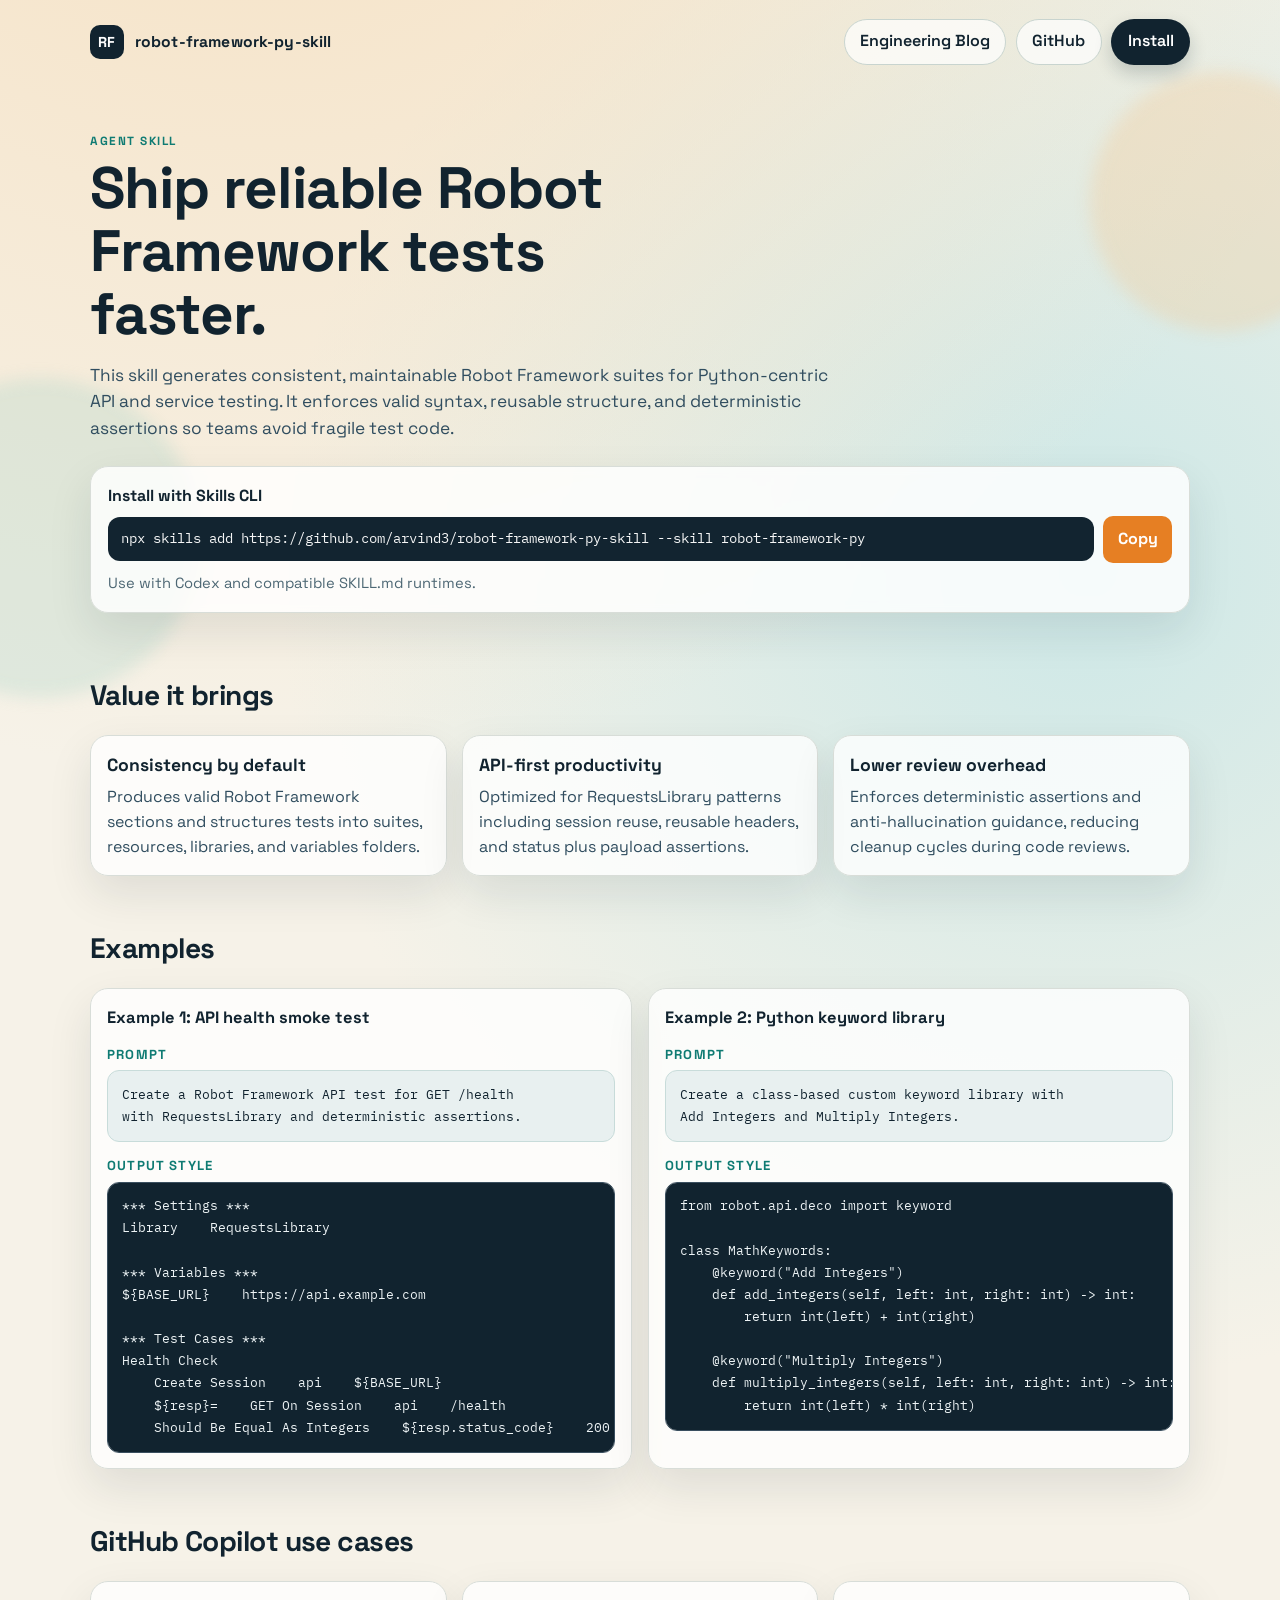
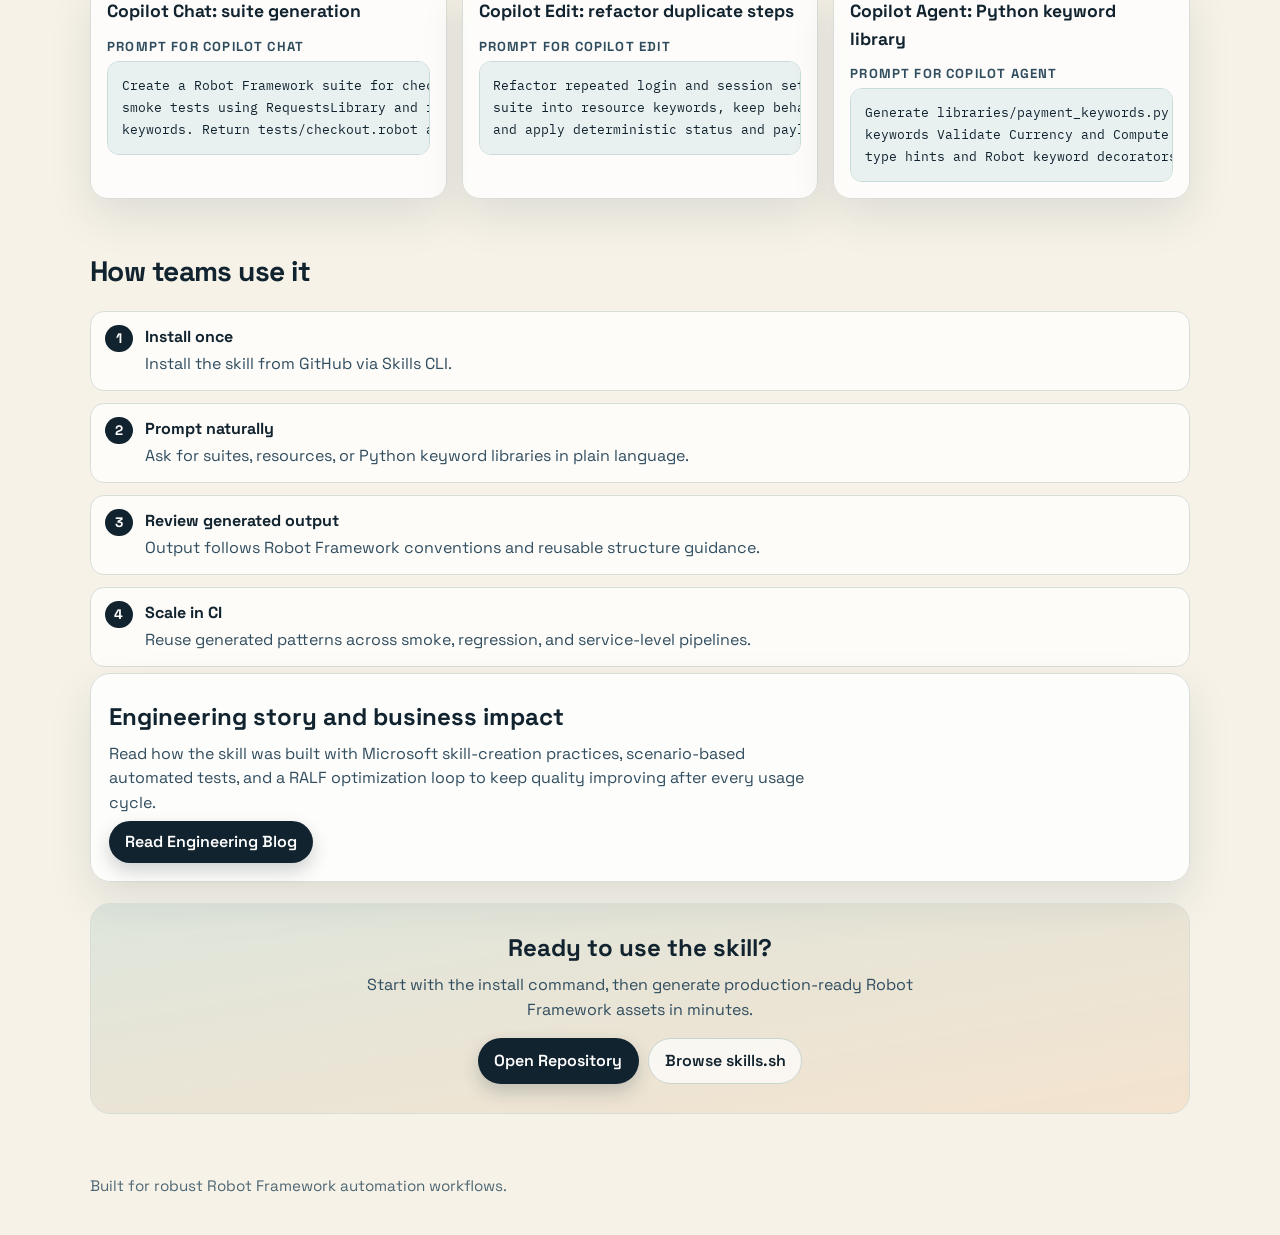
<file: docs/index.html>
<!doctype html>
<html lang="en">
<head>
<!-- Google tag (gtag.js) -->
<script async src="https://www.googletagmanager.com/gtag/js?id=G-TGC17M8DH9"></script>
<script>
  window.dataLayer = window.dataLayer || [];
  function gtag(){dataLayer.push(arguments);}
  gtag('js', new Date());
  gtag('config', 'G-TGC17M8DH9');
</script>
<!-- Google Tag Manager -->
<script>(function(w,d,s,l,i){w[l]=w[l]||[];w[l].push({'gtm.start':
new Date().getTime(),event:'gtm.js'});var f=d.getElementsByTagName(s)[0],
j=d.createElement(s),dl=l!='dataLayer'?'&l='+l:'';j.async=true;j.src=
'https://www.googletagmanager.com/gtm.js?id='+i+dl;j.setAttributeNode(d.createAttribute('cross-origin'));f.parentNode.insertBefore(j,f);
})(window,document,'script','dataLayer','GTM-MKBT6R73');</script>
<!-- End Google Tag Manager -->
  <meta charset="utf-8">
  <meta name="viewport" content="width=device-width, initial-scale=1">
  <title>Robot Framework Python Skill</title>
  <meta name="description" content="Professional Robot Framework (Python) skill for deterministic API and service-level test automation.">
  <link rel="preconnect" href="https://fonts.googleapis.com">
  <link rel="preconnect" href="https://fonts.gstatic.com" crossorigin>
  <link href="https://fonts.googleapis.com/css2?family=Space+Grotesk:wght@400;500;700&family=IBM+Plex+Mono:wght@400;500&display=swap" rel="stylesheet">
  <link rel="stylesheet" href="./styles.css">
</head>
<body>
<!-- Google Tag Manager (noscript) -->
<noscript><iframe src="https://www.googletagmanager.com/ns.html?id=GTM-MKBT6R73"
height="0" width="0" style="display:none;visibility:hidden"></iframe></noscript>
<!-- End Google Tag Manager (noscript) -->
  <div class="ambient-shape ambient-shape-a" aria-hidden="true"></div>
  <div class="ambient-shape ambient-shape-b" aria-hidden="true"></div>

  <header class="site-header container reveal">
    <a class="brand" href="https://github.com/arvind3/robot-framework-py-skill">
      <span class="brand-mark">RF</span>
      <span class="brand-text">robot-framework-py-skill</span>
    </a>
    <nav class="header-actions">
      <a class="button button-secondary" href="./engineering-blog.html">Engineering Blog</a>
      <a class="button button-secondary" href="https://github.com/arvind3/robot-framework-py-skill">GitHub</a>
      <a class="button button-primary" href="#install">Install</a>
    </nav>
  </header>

  <main>
    <section class="hero container reveal">
      <p class="kicker">Agent Skill</p>
      <h1>Ship reliable Robot Framework tests faster.</h1>
      <p class="hero-copy">
        This skill generates consistent, maintainable Robot Framework suites for Python-centric API and service testing.
        It enforces valid syntax, reusable structure, and deterministic assertions so teams avoid fragile test code.
      </p>

      <div class="install-card" id="install">
        <p class="install-label">Install with Skills CLI</p>
        <div class="install-command" aria-label="Install command">
          <code id="installCommand">npx skills add https://github.com/arvind3/robot-framework-py-skill --skill robot-framework-py</code>
          <button id="copyInstallCommand" class="copy-button" type="button">Copy</button>
        </div>
        <p class="install-note">Use with Codex and compatible SKILL.md runtimes.</p>
      </div>
    </section>

    <section class="container value-section">
      <h2 class="section-title reveal">Value it brings</h2>
      <div class="grid-three">
        <article class="card reveal">
          <h3>Consistency by default</h3>
          <p>
            Produces valid Robot Framework sections and structures tests into suites, resources, libraries, and variables folders.
          </p>
        </article>
        <article class="card reveal">
          <h3>API-first productivity</h3>
          <p>
            Optimized for RequestsLibrary patterns including session reuse, reusable headers, and status plus payload assertions.
          </p>
        </article>
        <article class="card reveal">
          <h3>Lower review overhead</h3>
          <p>
            Enforces deterministic assertions and anti-hallucination guidance, reducing cleanup cycles during code reviews.
          </p>
        </article>
      </div>
    </section>

    <section class="container">
      <h2 class="section-title reveal">Examples</h2>
      <div class="examples-grid">
        <article class="example-card reveal">
          <p class="example-title">Example 1: API health smoke test</p>
          <p class="prompt-label">Prompt</p>
          <pre class="prompt-block"><code>Create a Robot Framework API test for GET /health
with RequestsLibrary and deterministic assertions.</code></pre>
          <p class="output-label">Output style</p>
          <pre class="code-block"><code>*** Settings ***
Library    RequestsLibrary

*** Variables ***
${BASE_URL}    https://api.example.com

*** Test Cases ***
Health Check
    Create Session    api    ${BASE_URL}
    ${resp}=    GET On Session    api    /health
    Should Be Equal As Integers    ${resp.status_code}    200</code></pre>
        </article>

        <article class="example-card reveal">
          <p class="example-title">Example 2: Python keyword library</p>
          <p class="prompt-label">Prompt</p>
          <pre class="prompt-block"><code>Create a class-based custom keyword library with
Add Integers and Multiply Integers.</code></pre>
          <p class="output-label">Output style</p>
          <pre class="code-block"><code>from robot.api.deco import keyword

class MathKeywords:
    @keyword("Add Integers")
    def add_integers(self, left: int, right: int) -&gt; int:
        return int(left) + int(right)

    @keyword("Multiply Integers")
    def multiply_integers(self, left: int, right: int) -&gt; int:
        return int(left) * int(right)</code></pre>
        </article>
      </div>
    </section>

    <section class="container copilot-section">
      <h2 class="section-title reveal">GitHub Copilot use cases</h2>
      <div class="grid-three">
        <article class="card reveal">
          <h3>Copilot Chat: suite generation</h3>
          <p class="prompt-label">Prompt for Copilot Chat</p>
          <pre class="prompt-block"><code>Create a Robot Framework suite for checkout API
smoke tests using RequestsLibrary and reusable resource
keywords. Return tests/checkout.robot and resources/common.resource.</code></pre>
        </article>
        <article class="card reveal">
          <h3>Copilot Edit: refactor duplicate steps</h3>
          <p class="prompt-label">Prompt for Copilot Edit</p>
          <pre class="prompt-block"><code>Refactor repeated login and session setup steps in this
suite into resource keywords, keep behavior identical,
and apply deterministic status and payload assertions.</code></pre>
        </article>
        <article class="card reveal">
          <h3>Copilot Agent: Python keyword library</h3>
          <p class="prompt-label">Prompt for Copilot Agent</p>
          <pre class="prompt-block"><code>Generate libraries/payment_keywords.py with module-level
keywords Validate Currency and Compute Tax, including
type hints and Robot keyword decorators.</code></pre>
        </article>
      </div>
    </section>

    <section class="container workflow-section">
      <h2 class="section-title reveal">How teams use it</h2>
      <ol class="workflow-list">
        <li class="workflow-step reveal">
          <span class="step-number">1</span>
          <div>
            <h3>Install once</h3>
            <p>Install the skill from GitHub via Skills CLI.</p>
          </div>
        </li>
        <li class="workflow-step reveal">
          <span class="step-number">2</span>
          <div>
            <h3>Prompt naturally</h3>
            <p>Ask for suites, resources, or Python keyword libraries in plain language.</p>
          </div>
        </li>
        <li class="workflow-step reveal">
          <span class="step-number">3</span>
          <div>
            <h3>Review generated output</h3>
            <p>Output follows Robot Framework conventions and reusable structure guidance.</p>
          </div>
        </li>
        <li class="workflow-step reveal">
          <span class="step-number">4</span>
          <div>
            <h3>Scale in CI</h3>
            <p>Reuse generated patterns across smoke, regression, and service-level pipelines.</p>
          </div>
        </li>
      </ol>
    </section>

    <section class="container blog-highlight reveal">
      <h2>Engineering story and business impact</h2>
      <p>
        Read how the skill was built with Microsoft skill-creation practices, scenario-based automated tests,
        and a RALF optimization loop to keep quality improving after every usage cycle.
      </p>
      <a class="button button-primary" href="./engineering-blog.html">Read Engineering Blog</a>
    </section>

    <section class="container cta-section reveal">
      <h2>Ready to use the skill?</h2>
      <p>Start with the install command, then generate production-ready Robot Framework assets in minutes.</p>
      <div class="cta-actions">
        <a class="button button-primary" href="https://github.com/arvind3/robot-framework-py-skill">Open Repository</a>
        <a class="button button-secondary" href="https://skills.sh/">Browse skills.sh</a>
      </div>
    </section>
  </main>

  <footer class="site-footer container">
    <p>Built for robust Robot Framework automation workflows.</p>
  </footer>

  <script src="./site.js"></script>
</body>
</html>
</file>
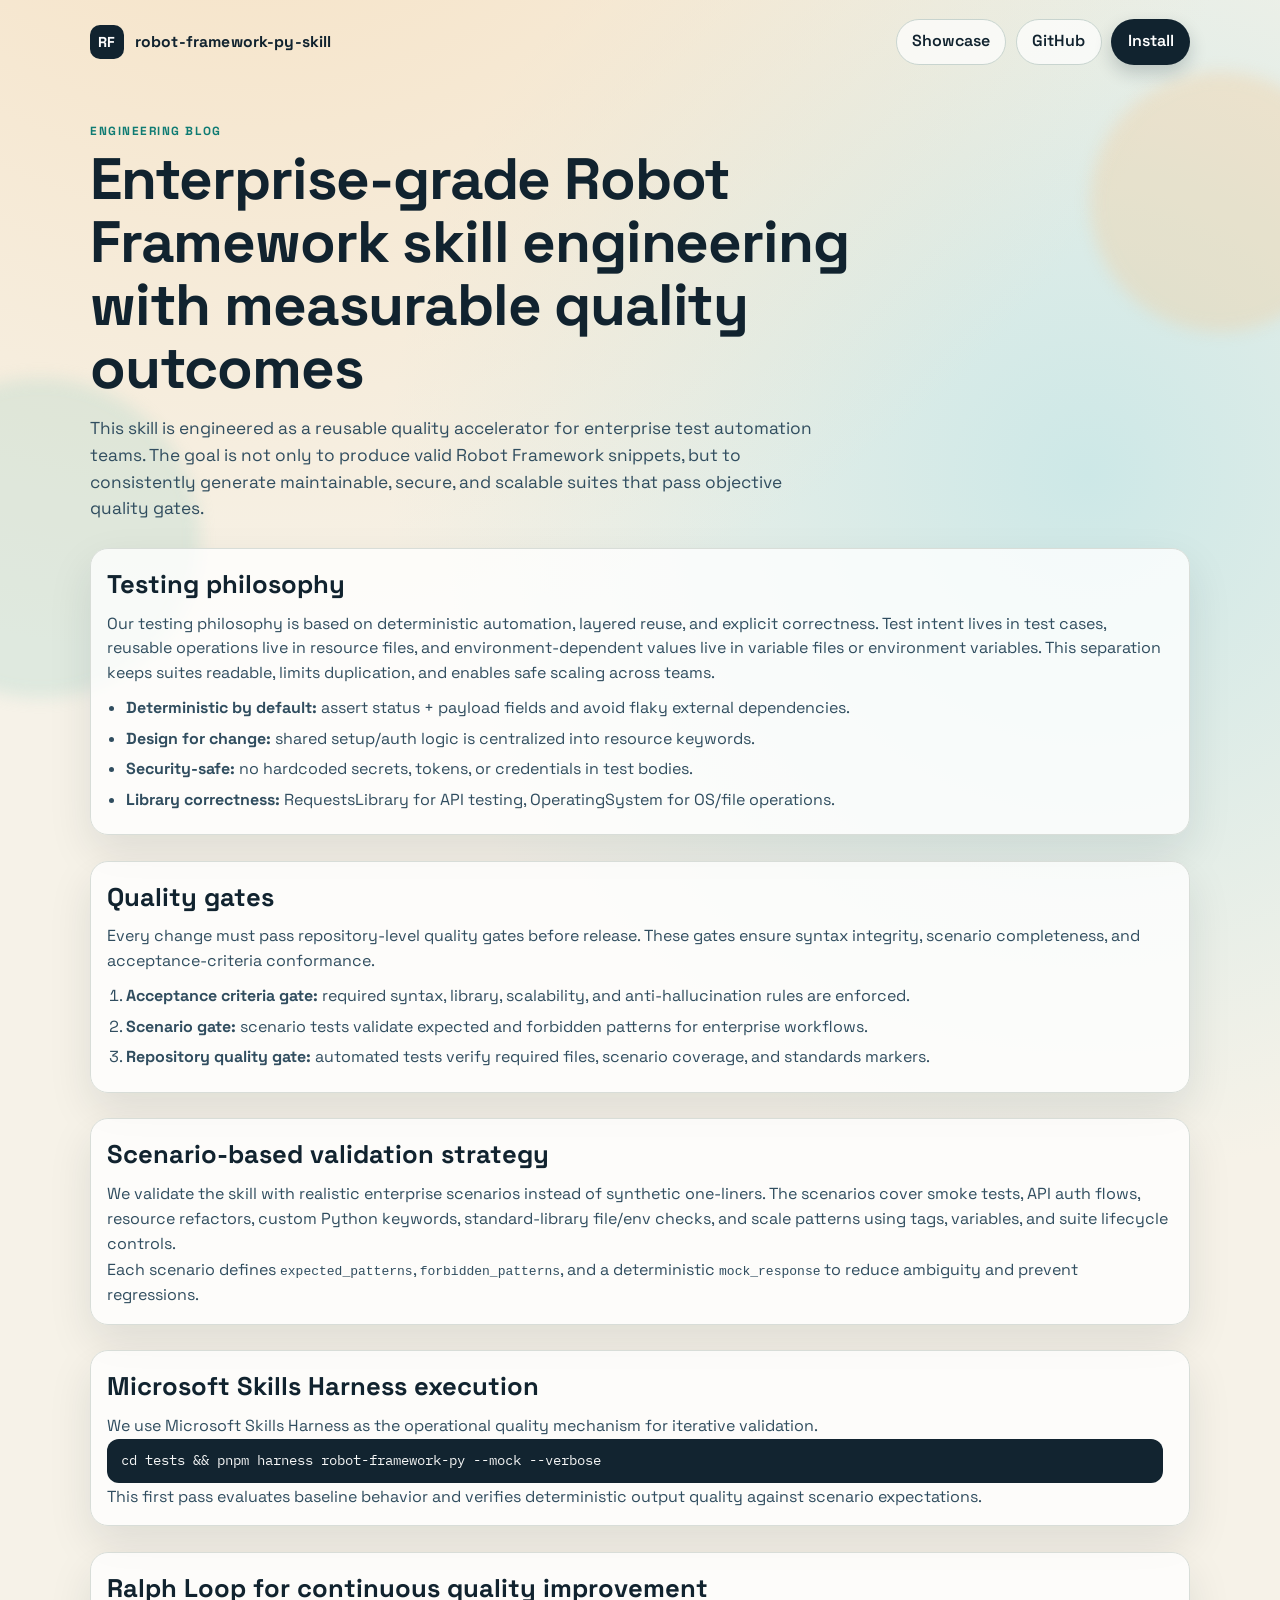
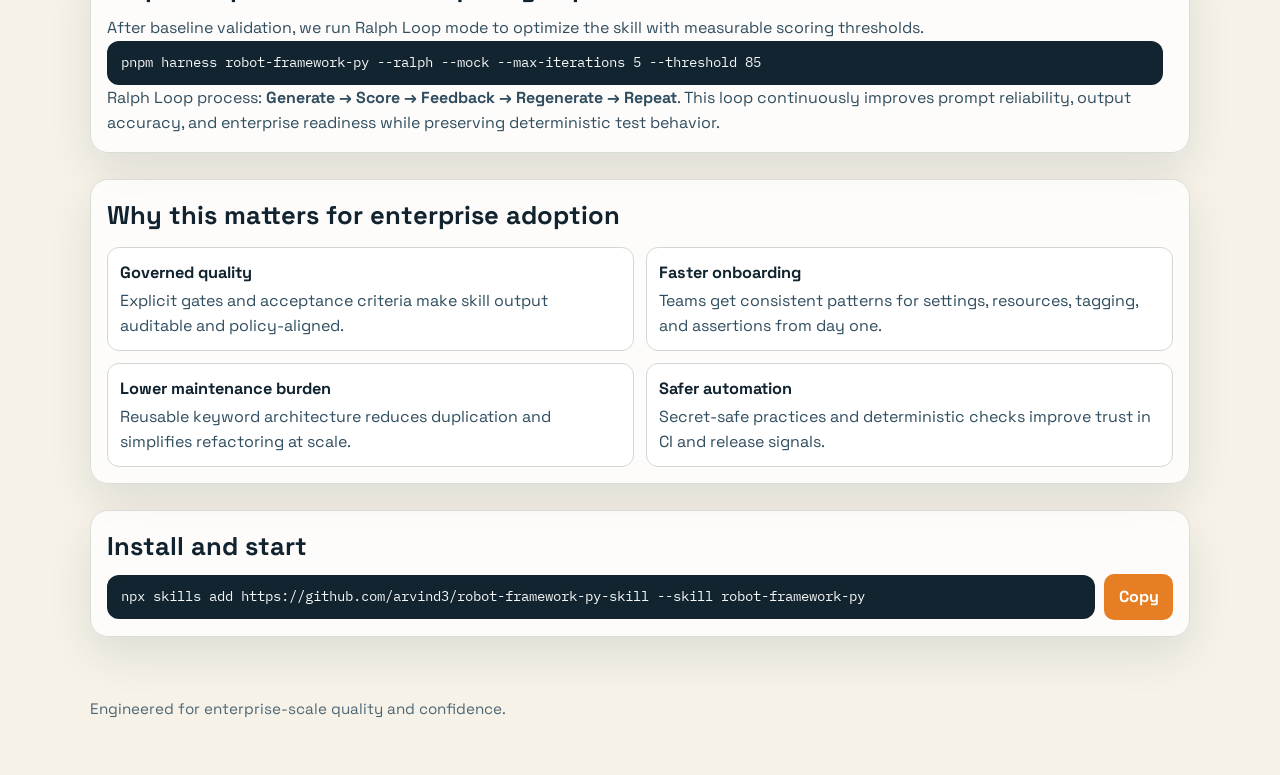
<file: docs/engineering-blog.html>
<!doctype html>
<html lang="en">
<head>
<!-- Google tag (gtag.js) -->
<script async src="https://www.googletagmanager.com/gtag/js?id=G-TGC17M8DH9"></script>
<script>
  window.dataLayer = window.dataLayer || [];
  function gtag(){dataLayer.push(arguments);}
  gtag('js', new Date());
  gtag('config', 'G-TGC17M8DH9');
</script>
<!-- Google Tag Manager -->
<script>(function(w,d,s,l,i){w[l]=w[l]||[];w[l].push({'gtm.start':
new Date().getTime(),event:'gtm.js'});var f=d.getElementsByTagName(s)[0],
j=d.createElement(s),dl=l!='dataLayer'?'&l='+l:'';j.async=true;j.src=
'https://www.googletagmanager.com/gtm.js?id='+i+dl;j.setAttributeNode(d.createAttribute('cross-origin'));f.parentNode.insertBefore(j,f);
})(window,document,'script','dataLayer','GTM-MKBT6R73');</script>
<!-- End Google Tag Manager -->
  <meta charset="utf-8">
  <meta name="viewport" content="width=device-width, initial-scale=1">
  <title>Engineering Blog | Robot Framework Python Skill</title>
  <meta name="description" content="Engineering standards, quality gates, scenario validation, and Ralph Loop practices for the Robot Framework Python skill.">
  <link rel="preconnect" href="https://fonts.googleapis.com">
  <link rel="preconnect" href="https://fonts.gstatic.com" crossorigin>
  <link href="https://fonts.googleapis.com/css2?family=Space+Grotesk:wght@400;500;700&family=IBM+Plex+Mono:wght@400;500&display=swap" rel="stylesheet">
  <link rel="stylesheet" href="./styles.css">
</head>
<body>
<!-- Google Tag Manager (noscript) -->
<noscript><iframe src="https://www.googletagmanager.com/ns.html?id=GTM-MKBT6R73"
height="0" width="0" style="display:none;visibility:hidden"></iframe></noscript>
<!-- End Google Tag Manager (noscript) -->
  <div class="ambient-shape ambient-shape-a" aria-hidden="true"></div>
  <div class="ambient-shape ambient-shape-b" aria-hidden="true"></div>

  <header class="site-header container reveal">
    <a class="brand" href="./index.html">
      <span class="brand-mark">RF</span>
      <span class="brand-text">robot-framework-py-skill</span>
    </a>
    <nav class="header-actions">
      <a class="button button-secondary" href="./index.html">Showcase</a>
      <a class="button button-secondary" href="https://github.com/arvind3/robot-framework-py-skill">GitHub</a>
      <a class="button button-primary" href="#install">Install</a>
    </nav>
  </header>

  <main>
    <article class="container article-shell">
      <p class="kicker reveal">Engineering Blog</p>
      <h1 class="reveal">Enterprise-grade Robot Framework skill engineering with measurable quality outcomes</h1>
      <p class="hero-copy reveal">
        This skill is engineered as a reusable quality accelerator for enterprise test automation teams. The goal is not only to produce
        valid Robot Framework snippets, but to consistently generate maintainable, secure, and scalable suites that pass objective quality gates.
      </p>

      <section class="article-section reveal">
        <h2>Testing philosophy</h2>
        <p>
          Our testing philosophy is based on deterministic automation, layered reuse, and explicit correctness. Test intent lives in test cases,
          reusable operations live in resource files, and environment-dependent values live in variable files or environment variables.
          This separation keeps suites readable, limits duplication, and enables safe scaling across teams.
        </p>
        <ul class="article-list">
          <li><strong>Deterministic by default:</strong> assert status + payload fields and avoid flaky external dependencies.</li>
          <li><strong>Design for change:</strong> shared setup/auth logic is centralized into resource keywords.</li>
          <li><strong>Security-safe:</strong> no hardcoded secrets, tokens, or credentials in test bodies.</li>
          <li><strong>Library correctness:</strong> RequestsLibrary for API testing, OperatingSystem for OS/file operations.</li>
        </ul>
      </section>

      <section class="article-section reveal">
        <h2>Quality gates</h2>
        <p>
          Every change must pass repository-level quality gates before release. These gates ensure syntax integrity, scenario completeness,
          and acceptance-criteria conformance.
        </p>
        <ol class="article-list">
          <li><strong>Acceptance criteria gate:</strong> required syntax, library, scalability, and anti-hallucination rules are enforced.</li>
          <li><strong>Scenario gate:</strong> scenario tests validate expected and forbidden patterns for enterprise workflows.</li>
          <li><strong>Repository quality gate:</strong> automated tests verify required files, scenario coverage, and standards markers.</li>
        </ol>
      </section>

      <section class="article-section reveal">
        <h2>Scenario-based validation strategy</h2>
        <p>
          We validate the skill with realistic enterprise scenarios instead of synthetic one-liners. The scenarios cover smoke tests,
          API auth flows, resource refactors, custom Python keywords, standard-library file/env checks, and scale patterns using tags,
          variables, and suite lifecycle controls.
        </p>
        <p>
          Each scenario defines <code>expected_patterns</code>, <code>forbidden_patterns</code>, and a deterministic <code>mock_response</code>
          to reduce ambiguity and prevent regressions.
        </p>
      </section>

      <section class="article-section reveal">
        <h2>Microsoft Skills Harness execution</h2>
        <p>
          We use Microsoft Skills Harness as the operational quality mechanism for iterative validation.
        </p>
        <div class="install-command">
          <code>cd tests && pnpm harness robot-framework-py --mock --verbose</code>
        </div>
        <p>
          This first pass evaluates baseline behavior and verifies deterministic output quality against scenario expectations.
        </p>
      </section>

      <section class="article-section reveal">
        <h2>Ralph Loop for continuous quality improvement</h2>
        <p>
          After baseline validation, we run Ralph Loop mode to optimize the skill with measurable scoring thresholds.
        </p>
        <div class="install-command">
          <code>pnpm harness robot-framework-py --ralph --mock --max-iterations 5 --threshold 85</code>
        </div>
        <p>
          Ralph Loop process: <strong>Generate → Score → Feedback → Regenerate → Repeat</strong>. This loop continuously improves prompt
          reliability, output accuracy, and enterprise readiness while preserving deterministic test behavior.
        </p>
      </section>

      <section class="article-section reveal">
        <h2>Why this matters for enterprise adoption</h2>
        <div class="impact-grid">
          <article class="impact-card">
            <h3>Governed quality</h3>
            <p>Explicit gates and acceptance criteria make skill output auditable and policy-aligned.</p>
          </article>
          <article class="impact-card">
            <h3>Faster onboarding</h3>
            <p>Teams get consistent patterns for settings, resources, tagging, and assertions from day one.</p>
          </article>
          <article class="impact-card">
            <h3>Lower maintenance burden</h3>
            <p>Reusable keyword architecture reduces duplication and simplifies refactoring at scale.</p>
          </article>
          <article class="impact-card">
            <h3>Safer automation</h3>
            <p>Secret-safe practices and deterministic checks improve trust in CI and release signals.</p>
          </article>
        </div>
      </section>

      <section class="article-section reveal" id="install">
        <h2>Install and start</h2>
        <div class="install-command">
          <code id="installCommand">npx skills add https://github.com/arvind3/robot-framework-py-skill --skill robot-framework-py</code>
          <button id="copyInstallCommand" class="copy-button" type="button">Copy</button>
        </div>
      </section>
    </article>
  </main>

  <footer class="site-footer container">
    <p>Engineered for enterprise-scale quality and confidence.</p>
  </footer>

  <script src="./site.js"></script>
</body>
</html>
</file>
<file: docs/styles.css>
:root {
  --bg: #f6f2e8;
  --ink: #11232f;
  --ink-soft: #304d5f;
  --surface: #ffffff;
  --accent: #0f7b73;
  --accent-2: #e67f23;
  --line: #d8ddd8;
  --shadow: 0 18px 44px rgba(17, 35, 47, 0.1);
  --radius: 18px;
  --container: 1100px;
}

* {
  box-sizing: border-box;
}

html,
body {
  margin: 0;
  padding: 0;
}

body {
  font-family: "Space Grotesk", "Segoe UI", sans-serif;
  color: var(--ink);
  background:
    radial-gradient(circle at 20% -15%, #f6dfbe 0%, transparent 35%),
    radial-gradient(circle at 85% 20%, #cde8e7 0%, transparent 32%),
    var(--bg);
  line-height: 1.55;
  position: relative;
  overflow-x: hidden;
}

.ambient-shape {
  position: fixed;
  z-index: -1;
  border-radius: 999px;
  filter: blur(8px);
  opacity: 0.3;
}

.ambient-shape-a {
  width: 320px;
  height: 320px;
  left: -120px;
  top: 42%;
  background: #a9d4c9;
}

.ambient-shape-b {
  width: 260px;
  height: 260px;
  right: -70px;
  top: 8%;
  background: #f7c78f;
}

.container {
  width: min(var(--container), calc(100% - 2.2rem));
  margin: 0 auto;
}

.site-header {
  display: flex;
  align-items: center;
  justify-content: space-between;
  padding: 1.2rem 0;
}

.brand {
  text-decoration: none;
  display: inline-flex;
  align-items: center;
  gap: 0.7rem;
  color: var(--ink);
}

.brand-mark {
  width: 2.1rem;
  height: 2.1rem;
  border-radius: 10px;
  display: grid;
  place-items: center;
  background: var(--ink);
  color: #fff;
  font-size: 0.9rem;
  font-weight: 700;
  letter-spacing: 0.05em;
}

.brand-text {
  font-weight: 700;
  font-size: 0.98rem;
  letter-spacing: 0.01em;
}

.header-actions {
  display: inline-flex;
  gap: 0.6rem;
}

.button {
  border-radius: 999px;
  text-decoration: none;
  font-weight: 600;
  padding: 0.58rem 0.96rem;
  border: 1px solid transparent;
  transition: transform 180ms ease, box-shadow 180ms ease, background 180ms ease;
}

.button:hover {
  transform: translateY(-1px);
}

.button-primary {
  background: var(--ink);
  color: #fff;
  box-shadow: 0 8px 18px rgba(17, 35, 47, 0.2);
}

.button-primary:hover {
  box-shadow: 0 12px 20px rgba(17, 35, 47, 0.24);
}

.button-secondary {
  background: rgba(255, 255, 255, 0.7);
  border-color: #c8d4cf;
  color: var(--ink);
}

.hero {
  padding: 3rem 0 1rem;
}

.kicker {
  margin: 0;
  color: var(--accent);
  font-weight: 700;
  letter-spacing: 0.13em;
  text-transform: uppercase;
  font-size: 0.74rem;
}

h1 {
  font-size: clamp(2rem, 4.6vw, 3.65rem);
  letter-spacing: -0.02em;
  line-height: 1.08;
  margin: 0.45rem 0 0.95rem;
  max-width: 15ch;
}

.hero-copy {
  margin: 0;
  max-width: 68ch;
  color: var(--ink-soft);
  font-size: 1.08rem;
}

.install-card {
  margin-top: 1.5rem;
  border: 1px solid var(--line);
  background: rgba(255, 255, 255, 0.82);
  backdrop-filter: blur(5px);
  padding: 1.05rem;
  border-radius: var(--radius);
  box-shadow: var(--shadow);
}

.install-label {
  margin: 0 0 0.46rem;
  font-weight: 700;
}

.install-command {
  display: grid;
  grid-template-columns: 1fr auto;
  gap: 0.6rem;
  align-items: center;
}

.install-command code {
  font-family: "IBM Plex Mono", "Courier New", monospace;
  background: #122430;
  color: #f5f6f6;
  padding: 0.7rem 0.85rem;
  border-radius: 12px;
  font-size: 0.88rem;
  word-break: break-word;
}

.copy-button {
  border: 0;
  border-radius: 10px;
  padding: 0.68rem 0.9rem;
  font: inherit;
  font-weight: 700;
  background: var(--accent-2);
  color: #fff;
  cursor: pointer;
  transition: transform 180ms ease, filter 180ms ease;
}

.copy-button:hover {
  transform: translateY(-1px);
  filter: brightness(0.95);
}

.install-note {
  margin: 0.6rem 0 0;
  color: #4d6774;
  font-size: 0.92rem;
}

main section {
  padding: 2.8rem 0 0.4rem;
}

.section-title {
  margin: 0 0 1.1rem;
  font-size: clamp(1.52rem, 2.2vw, 2rem);
  letter-spacing: -0.02em;
}

.grid-three {
  display: grid;
  grid-template-columns: repeat(3, minmax(0, 1fr));
  gap: 0.92rem;
}

.card,
.example-card {
  border: 1px solid var(--line);
  background: rgba(255, 255, 255, 0.77);
  border-radius: var(--radius);
  box-shadow: var(--shadow);
  padding: 1rem 1rem 0.95rem;
}

.card h3 {
  margin: 0 0 0.4rem;
  font-size: 1.1rem;
}

.card p {
  margin: 0;
  color: var(--ink-soft);
}

.card .prompt-label {
  margin-top: 0.7rem;
}

.card .prompt-block {
  margin-top: 0.25rem;
}

.examples-grid {
  display: grid;
  grid-template-columns: repeat(2, minmax(0, 1fr));
  gap: 1rem;
}

.example-title {
  margin: 0;
  font-size: 1.03rem;
  font-weight: 700;
}

.prompt-label,
.output-label {
  margin: 0.86rem 0 0.33rem;
  font-size: 0.82rem;
  letter-spacing: 0.09em;
  text-transform: uppercase;
  color: var(--accent);
  font-weight: 700;
}

.prompt-block,
.code-block {
  margin: 0;
  border-radius: 12px;
  padding: 0.8rem 0.85rem;
  overflow-x: auto;
}

.prompt-block {
  background: #e8f0f0;
  border: 1px solid #c8dcda;
}

.code-block {
  background: #11232f;
  color: #edf3f5;
  border: 1px solid #3a4f5f;
}

.prompt-block code,
.code-block code {
  font-family: "IBM Plex Mono", "Courier New", monospace;
  font-size: 0.84rem;
  white-space: pre;
}

.workflow-list {
  list-style: none;
  margin: 0;
  padding: 0;
  display: grid;
  gap: 0.78rem;
}

.workflow-step {
  display: grid;
  grid-template-columns: auto 1fr;
  gap: 0.8rem;
  align-items: start;
  border: 1px solid var(--line);
  border-radius: 14px;
  padding: 0.8rem 0.9rem;
  background: rgba(255, 255, 255, 0.75);
}

.step-number {
  width: 1.7rem;
  height: 1.7rem;
  border-radius: 50%;
  background: var(--ink);
  color: #fff;
  font-weight: 700;
  display: grid;
  place-items: center;
  font-size: 0.86rem;
}

.workflow-step h3 {
  margin: 0 0 0.15rem;
  font-size: 1rem;
}

.workflow-step p {
  margin: 0;
  color: var(--ink-soft);
}

.blog-highlight {
  border: 1px solid var(--line);
  border-radius: 20px;
  background: rgba(255, 255, 255, 0.8);
  padding: 1.5rem 1.1rem 1.6rem;
  box-shadow: var(--shadow);
}

.blog-highlight h2 {
  margin: 0 0 0.4rem;
}

.blog-highlight p {
  margin: 0 0 0.9rem;
  color: var(--ink-soft);
  max-width: 72ch;
}

.article-shell {
  padding-top: 2.4rem;
}

.article-shell h1 {
  max-width: 20ch;
}

.article-section {
  margin-top: 1.6rem;
  border: 1px solid var(--line);
  border-radius: var(--radius);
  padding: 1rem;
  background: rgba(255, 255, 255, 0.78);
  box-shadow: var(--shadow);
}

.article-section h2 {
  margin: 0 0 0.45rem;
  font-size: clamp(1.3rem, 2vw, 1.65rem);
}

.article-section p {
  margin: 0.1rem 0 0;
  color: var(--ink-soft);
}

.article-list {
  margin: 0.65rem 0 0;
  padding-left: 1.2rem;
}

.article-list li {
  margin: 0.35rem 0;
  color: var(--ink-soft);
}

.ralf-grid {
  margin-top: 0.7rem;
  display: grid;
  grid-template-columns: repeat(2, minmax(0, 1fr));
  gap: 0.75rem;
}

.ralf-card {
  border: 1px solid #bfd0cc;
  border-radius: 12px;
  padding: 0.7rem;
  background: #f2f8f7;
}

.ralf-title {
  margin: 0;
  font-weight: 700;
  color: #0e5d57;
}

.impact-grid {
  margin-top: 0.75rem;
  display: grid;
  grid-template-columns: repeat(2, minmax(0, 1fr));
  gap: 0.75rem;
}

.impact-card {
  border: 1px solid #d2d8d1;
  border-radius: 12px;
  background: #fff;
  padding: 0.75rem;
}

.impact-card h3 {
  margin: 0 0 0.2rem;
  font-size: 1.02rem;
}

.impact-card p {
  margin: 0;
}

.cta-section {
  text-align: center;
  border: 1px solid var(--line);
  border-radius: 20px;
  margin-top: 1.3rem;
  padding: 1.6rem 1rem 1.8rem;
  background: linear-gradient(170deg, rgba(15, 123, 115, 0.1), rgba(230, 127, 35, 0.12));
}

.cta-section h2 {
  margin: 0 0 0.4rem;
}

.cta-section p {
  margin: 0 auto;
  color: var(--ink-soft);
  max-width: 62ch;
}

.cta-actions {
  margin-top: 1rem;
  display: inline-flex;
  gap: 0.6rem;
}

.site-footer {
  padding: 2.8rem 0 2.4rem;
  color: #4d6673;
  font-size: 0.95rem;
}

.reveal {
  opacity: 0;
  transform: translateY(16px);
  transition: opacity 580ms ease, transform 580ms cubic-bezier(0.16, 1, 0.3, 1);
}

.reveal.in-view {
  opacity: 1;
  transform: translateY(0);
}

@media (max-width: 930px) {
  .grid-three,
  .examples-grid {
    grid-template-columns: 1fr;
  }

  .ralf-grid,
  .impact-grid {
    grid-template-columns: 1fr;
  }

  .site-header {
    flex-direction: column;
    align-items: flex-start;
    gap: 0.7rem;
  }
}

@media (max-width: 660px) {
  .install-command {
    grid-template-columns: 1fr;
  }

  .copy-button {
    width: 100%;
  }

  .cta-actions {
    width: 100%;
    display: grid;
  }

  .cta-actions .button {
    width: 100%;
  }
}
</file>
